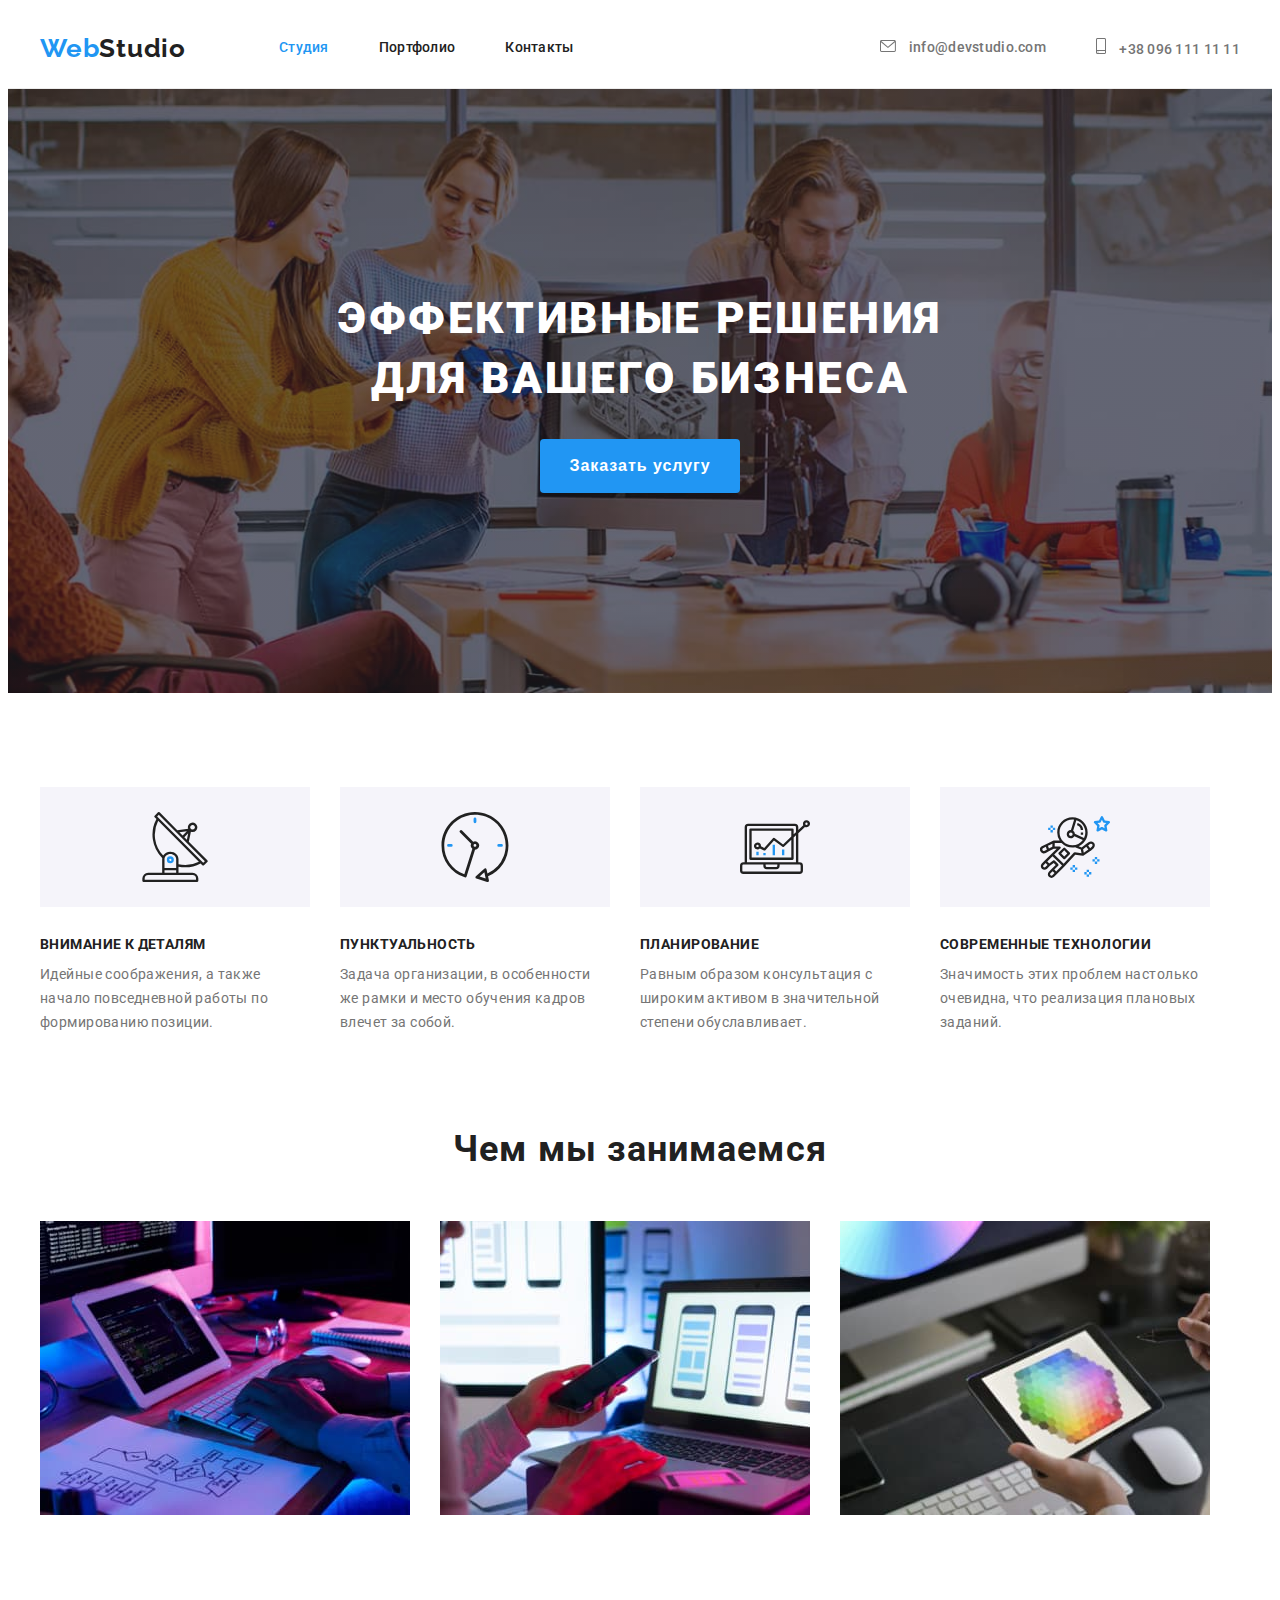
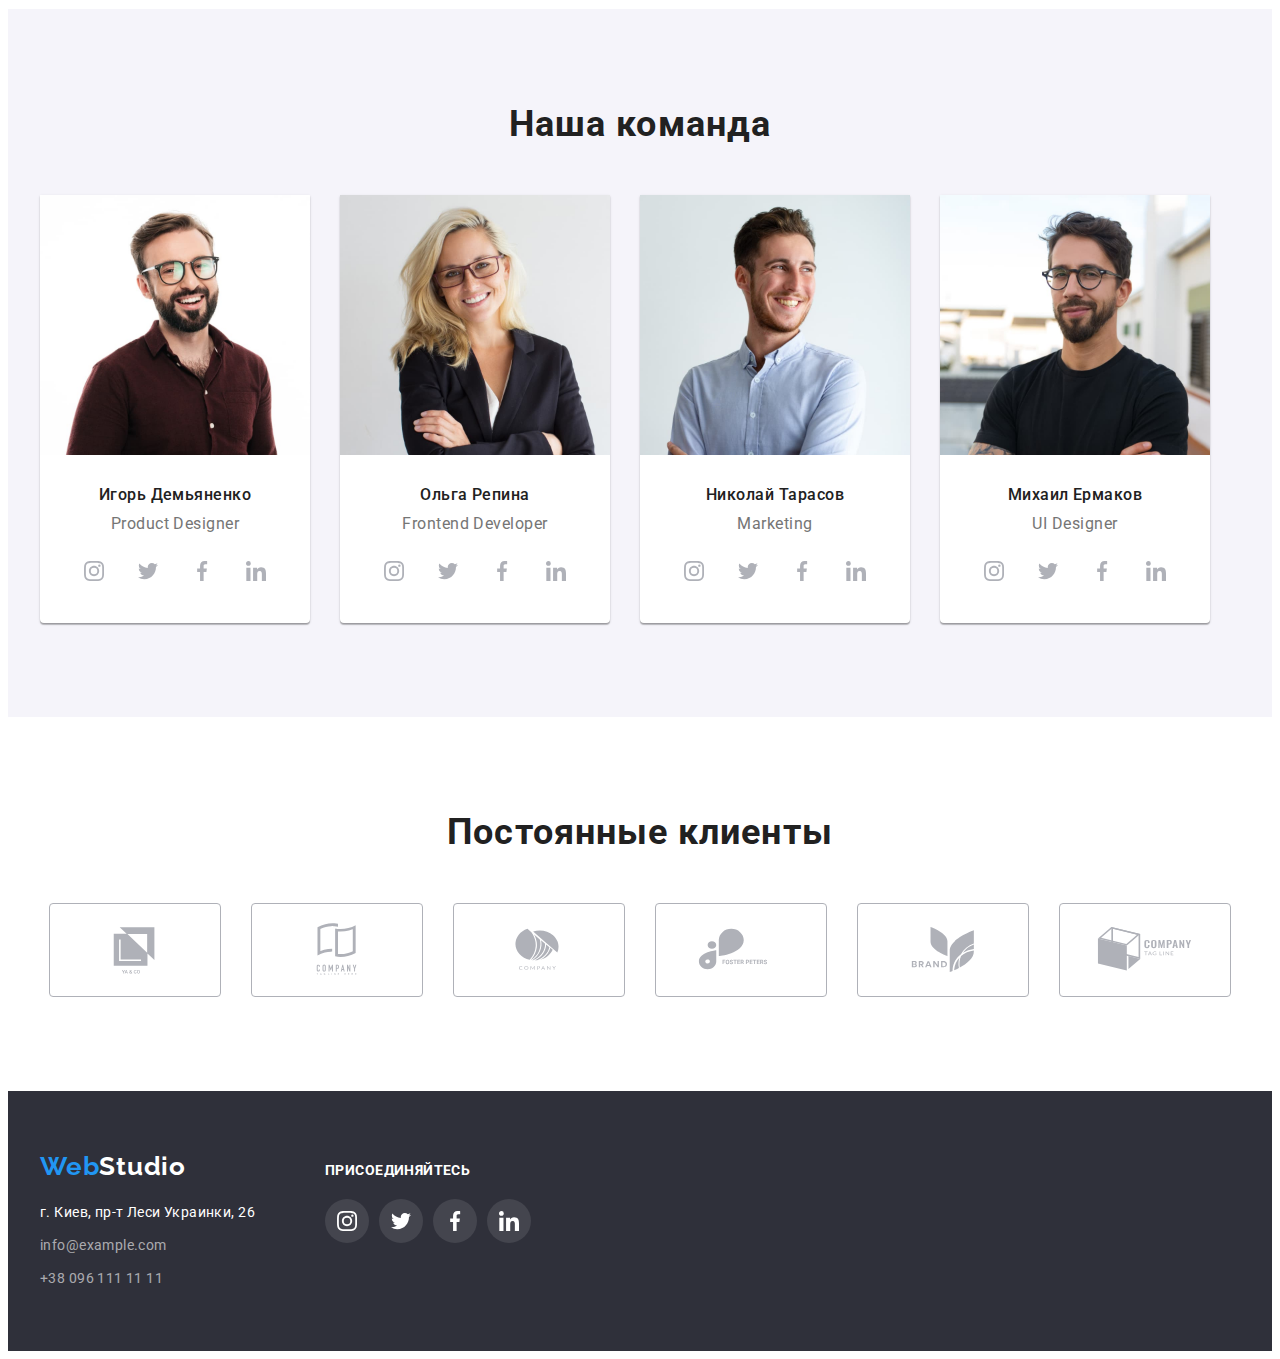
<file: index.html>
<!DOCTYPE html>
<html lang="ru">
  <head>
    <meta charset="UTF-8" />
    <meta http-equiv="X-UA-Compatible" content="IE=edge" />
    <meta name="viewport" content="width=device-width, initial-scale=1.0" />

    <link rel="preconnect" href="https://fonts.googleapis.com" />
    <link rel="preconnect" href="https://fonts.gstatic.com" crossorigin />

    <link
      href="https://fonts.googleapis.com/css2?family=Raleway:wght@700&family=Roboto:wght@400;500;700;900&display=swap"
      rel="stylesheet"
    />

    <link
      rel="stylesheet"
      href="https://cdnjs.cloudflare.com/ajax/libs/modern-normalize/1.1.0/modern-normalize.min.css"
      integrity="sha512-wpPYUAdjBVSE4KJnH1VR1HeZfpl1ub8YT/NKx4PuQ5NmX2tKuGu6U/JRp5y+Y8XG2tV+wKQpNHVUX03MfMFn9Q=="
      crossorigin="anonymous"
      referrerpolicy="no-referrer"
    />

    <link rel="stylesheet" href="./css/styles.css" />

    <title>WebStudio</title>
  </head>
  <body>
    <header class="header">
      <div class="container header-container">
        <a href="" class="logo link"
          ><span class="logo-accent">Web</span>Studio</a
        >

        <nav class="nav-list">
          <ul class="list">
            <li class="list-item">
              <a href="" class="link nav-link current">Студия</a>
            </li>
            <li class="list-item">
              <a href="./portfolio.html" class="link nav-link">Портфолио</a>
            </li>
            <li class="list-item">
              <a href="" class="link nav-link">Контакты</a>
            </li>
          </ul>
        </nav>

        <ul class="list contacts">
          <li class="list-item">
            <a href="mailto:info@devstudio.com" class="link contacts-link">
              <svg class="contact-icon" width="16" height="12">
                <use href="./images/icons.svg#icon-envelope"></use>
              </svg>
              info@devstudio.com</a
            >
          </li>
          <li class="list-item">
            <a href="tel:+380961111111" class="link contacts-link">
              <svg class="contact-icon" width="10" height="16">
                <use href="./images/icons.svg#icon-smartphone"></use>
              </svg>
              +38 096 111 11 11</a
            >
          </li>
        </ul>
      </div>
    </header>

    <main>
      <section class="hero">
        <div class="container">
          <h1 class="hero-title">Эффективные решения для вашего бизнеса</h1>
          <button type="button" class="hero-btm">Заказать услугу</button>
        </div>
      </section>

      <section class="section">
        <div class="container">
          <h2 class="advantages-title visually-hidden">Наши преимущества</h2>
          <ul class="list advantages-list">
            <li class="advantages-list-item">
              <div class="advantages-thumb">
                <svg class="advantages-icon" width="70" height="70">
                  <use href="./images/icons.svg#icon-antenna"></use>
                </svg>
              </div>
              <h3 class="advantages-list-title">Внимание к деталям</h3>
              <p class="advantages-description">
                Идейные соображения, а также начало повседневной работы по
                формированию позиции.
              </p>
            </li>
            <li class="advantages-list-item">
              <div class="advantages-thumb">
                <svg class="advantages-icon" width="70" height="70">
                  <use href="./images/icons.svg#icon-clock"></use>
                </svg>
              </div>
              <h3 class="advantages-list-title">Пунктуальность</h3>
              <p class="advantages-description">
                Задача организации, в особенности же рамки и место обучения
                кадров влечет за собой.
              </p>
            </li>
            <li class="advantages-list-item">
              <div class="advantages-thumb">
                <svg class="advantages-icon" width="70" height="70">
                  <use href="./images/icons.svg#icon-diagram"></use>
                </svg>
              </div>
              <h3 class="advantages-list-title">Планирование</h3>
              <p class="advantages-description">
                Равным образом консультация с широким активом в значительной
                степени обуславливает.
              </p>
            </li>
            <li class="advantages-list-item">
              <div class="advantages-thumb">
                <svg class="advantages-icon" width="70" height="70">
                  <use href="./images/icons.svg#icon-astronaut"></use>
                </svg>
              </div>
              <h3 class="advantages-list-title">Современные технологии</h3>
              <p class="advantages-description">
                Значимость этих проблем настолько очевидна, что реализация
                плановых заданий.
              </p>
            </li>
          </ul>
        </div>
      </section>

      <section class="services section">
        <div class="container services-container">
          <h2 class="title">Чем мы занимаемся</h2>
          <ul class="list">
            <li class="list-item">
              <img
                src="./images/img-1.jpg"
                alt="Програмист работает над кодом"
                width="370"
                height="294"
              />
            </li>
            <li class="list-item">
              <img
                src="./images/img-2.jpg"
                alt="Процесс разработки интерфейса для мобильных телефонов"
                width="370"
                height="294"
              />
            </li>
            <li class="list-item">
              <img
                src="./images/img-3.jpg"
                alt="Веб-дизайнер, работающий с графическим планшетом"
                width="370"
                height="294"
              />
            </li>
          </ul>
        </div>
      </section>

      <section class="team section">
        <div class="container team-container">
          <h2 class="title">Наша команда</h2>
          <ul class="list">
            <li class="team-list-item">
              <img
                src="./images/img-person-1.jpg"
                alt="Фото продукт дизайнера"
                width="270"
                height="260"
              />
              <div class="team-card-text">
                <h3 class="team-specialist">Игорь Демьяненко</h3>
                <p class="team-specialist-description">Product Designer</p>
                <div class="team-social">
                  <ul class="list team-social-list">
                    <li class="team-social-list-item">
                      <a href="" class="link team-social-link">
                        <svg class="team-icon" width="20" height="20">
                          <use href="./images/icons.svg#icon-instagram"></use>
                        </svg>
                      </a>
                    </li>
                    <li class="team-social-list-item">
                      <a href="" class="link team-social-link">
                        <svg class="team-icon" width="20" height="20">
                          <use href="./images/icons.svg#icon-twitter"></use>
                        </svg>
                      </a>
                    </li>
                    <li class="team-social-list-item">
                      <a href="" class="link team-social-link">
                        <svg class="team-icon" width="20" height="20">
                          <use href="./images/icons.svg#icon-facebook"></use>
                        </svg>
                      </a>
                    </li>
                    <li class="team-social-list-item">
                      <a href="" class="link team-social-link">
                        <svg class="team-icon" width="20" height="20">
                          <use href="./images/icons.svg#icon-linkedin"></use>
                        </svg>
                      </a>
                    </li>
                  </ul>
                </div>
              </div>
            </li>
            <li class="team-list-item">
              <img
                src="./images/img-person-2.jpg"
                alt="Фото фронтэнд разработчика"
                width="270"
                height="260"
              />
              <div class="team-card-text">
                <h3 class="team-specialist">Ольга Репина</h3>
                <p class="team-specialist-description">Frontend Developer</p>
                <div class="team-social">
                  <ul class="list team-social-list">
                    <li class="team-social-list-item">
                      <a href="" class="link team-social-link">
                        <svg class="team-icon" width="20" height="20">
                          <use href="./images/icons.svg#icon-instagram"></use>
                        </svg>
                      </a>
                    </li>
                    <li class="team-social-list-item">
                      <a href="" class="link team-social-link">
                        <svg class="team-icon" width="20" height="20">
                          <use href="./images/icons.svg#icon-twitter"></use>
                        </svg>
                      </a>
                    </li>
                    <li class="team-social-list-item">
                      <a href="" class="link team-social-link">
                        <svg class="team-icon" width="20" height="20">
                          <use href="./images/icons.svg#icon-facebook"></use>
                        </svg>
                      </a>
                    </li>
                    <li class="team-social-list-item">
                      <a href="" class="link team-social-link">
                        <svg class="team-icon" width="20" height="20">
                          <use href="./images/icons.svg#icon-linkedin"></use>
                        </svg>
                      </a>
                    </li>
                  </ul>
                </div>
              </div>
            </li>
            <li class="team-list-item">
              <img
                src="./images/img-person-3.jpg"
                alt="Фото маркетолога"
                width="270"
                height="260"
              />
              <div class="team-card-text">
                <h3 class="team-specialist">Николай Тарасов</h3>
                <p class="team-specialist-description">Marketing</p>
                <div class="team-social">
                  <ul class="list team-social-list">
                    <li class="team-social-list-item">
                      <a href="" class="link team-social-link">
                        <svg class="team-icon" width="20" height="20">
                          <use href="./images/icons.svg#icon-instagram"></use>
                        </svg>
                      </a>
                    </li>
                    <li class="team-social-list-item">
                      <a href="" class="link team-social-link">
                        <svg class="team-icon" width="20" height="20">
                          <use href="./images/icons.svg#icon-twitter"></use>
                        </svg>
                      </a>
                    </li>
                    <li class="team-social-list-item">
                      <a href="" class="link team-social-link">
                        <svg class="team-icon" width="20" height="20">
                          <use href="./images/icons.svg#icon-facebook"></use>
                        </svg>
                      </a>
                    </li>
                    <li class="team-social-list-item">
                      <a href="" class="link team-social-link">
                        <svg class="team-icon" width="20" height="20">
                          <use href="./images/icons.svg#icon-linkedin"></use>
                        </svg>
                      </a>
                    </li>
                  </ul>
                </div>
              </div>
            </li>
            <li class="team-list-item">
              <img
                src="./images/img-person-4.jpg"
                alt="Фото дизайнера интерфейса"
                width="270"
                height="260"
              />
              <div class="team-card-text">
                <h3 class="team-specialist">Михаил Ермаков</h3>
                <p class="team-specialist-description">UI Designer</p>
                <div class="team-social">
                  <ul class="list team-social-list">
                    <li class="team-social-list-item">
                      <a href="" class="link team-social-link">
                        <svg class="team-icon" width="20" height="20">
                          <use href="./images/icons.svg#icon-instagram"></use>
                        </svg>
                      </a>
                    </li>
                    <li class="team-social-list-item">
                      <a href="" class="link team-social-link">
                        <svg class="team-icon" width="20" height="20">
                          <use href="./images/icons.svg#icon-twitter"></use>
                        </svg>
                      </a>
                    </li>
                    <li class="team-social-list-item">
                      <a href="" class="link team-social-link">
                        <svg class="team-icon" width="20" height="20">
                          <use href="./images/icons.svg#icon-facebook"></use>
                        </svg>
                      </a>
                    </li>
                    <li class="team-social-list-item">
                      <a href="" class="link team-social-link">
                        <svg class="team-icon" width="20" height="20">
                          <use href="./images/icons.svg#icon-linkedin"></use>
                        </svg>
                      </a>
                    </li>
                  </ul>
                </div>
              </div>
            </li>
          </ul>
        </div>
      </section>
    </main>

    <section class="section customers">
      <div class="container">
        <h2 class="title">Постоянные клиенты</h2>
        <ul class="list customers-list">
          <li class="customers-list-item">
            <a href="" class="customer-list-link">
              <svg class="customer-item" width="106" height="60">
                <use href="./images/icons.svg#icon-logo-1"></use>
              </svg>
            </a>
          </li>
          <li class="customers-list-item">
            <a href="" class="customer-list-link">
              <svg class="customer-item" width="106" height="60">
                <use href="./images/icons.svg#icon-logo-2"></use>
              </svg>
            </a>
          </li>
          <li class="customers-list-item">
            <a href="" class="customer-list-link">
              <svg class="customer-item" width="106" height="60">
                <use href="./images/icons.svg#icon-logo-3"></use>
              </svg>
            </a>
          </li>
          <li class="customers-list-item">
            <a href="" class="customer-list-link">
              <svg class="customer-item" width="106" height="60">
                <use href="./images/icons.svg#icon-logo-4"></use>
              </svg>
            </a>
          </li>
          <li class="customers-list-item">
            <a href="" class="customer-list-link">
              <svg class="customer-item" width="106" height="60">
                <use href="./images/icons.svg#icon-logo-5"></use>
              </svg>
            </a>
          </li>
          <li class="customers-list-item">
            <a href="" class="customer-list-link">
              <svg class="customer-item" width="106" height="60">
                <use href="./images/icons.svg#icon-logo-6"></use>
              </svg>
            </a>
          </li>
        </ul>
      </div>
    </section>

    <footer class="footer">
      <div class="container footer-container">
        <div class="left-part">
          <a href="" class="logo link"
            ><span class="logo-accent">Web</span
            ><span class="logo-accent-footer">Studio</span></a
          >
          <address class="address">
            <ul class="list address-list">
              <li class="address-list-item">
                <a
                  href="https://goo.gl/maps/eYJW88rH18Rk8fR79"
                  class="link address-list-location"
                  >г. Киев, пр-т Леси Украинки, 26</a
                >
              </li>
              <li class="address-list-item">
                <a href="mailto:info@example.com" class="link address-link"
                  >info@example.com</a
                >
              </li>
              <li class="address-list-item">
                <a href="tel:+380991111111" class="link address-link"
                  >+38 096 111 11 11</a
                >
              </li>
            </ul>
          </address>
        </div>
        <div class="social right-part">
          <h2 class="social-title">присоединяйтесь</h2>
          <ul class="list social-list">
            <li class="social-list-item">
              <a href="" class="link social-link">
                <svg class="footer-icon" width="20" wight="20">
                  <use href="./images/icons.svg#icon-instagram"></use>
                </svg>
              </a>
            </li>
            <li class="social-list-item">
              <a href="" class="link social-link">
                <svg class="footer-icon" width="20" wight="20">
                  <use href="./images/icons.svg#icon-twitter"></use>
                </svg>
              </a>
            </li>
            <li class="social-list-item">
              <a href="" class="link social-link">
                <svg class="footer-icon" width="20" wight="20">
                  <use href="./images/icons.svg#icon-facebook"></use>
                </svg>
              </a>
            </li>
            <li class="social-list-item">
              <a href="" class="link social-link">
                <svg class="footer-icon" width="20" wight="20">
                  <use href="./images/icons.svg#icon-linkedin"></use>
                </svg>
              </a>
            </li>
          </ul>
        </div>
      </div>
    </footer>
  </body>
</html>
</file>
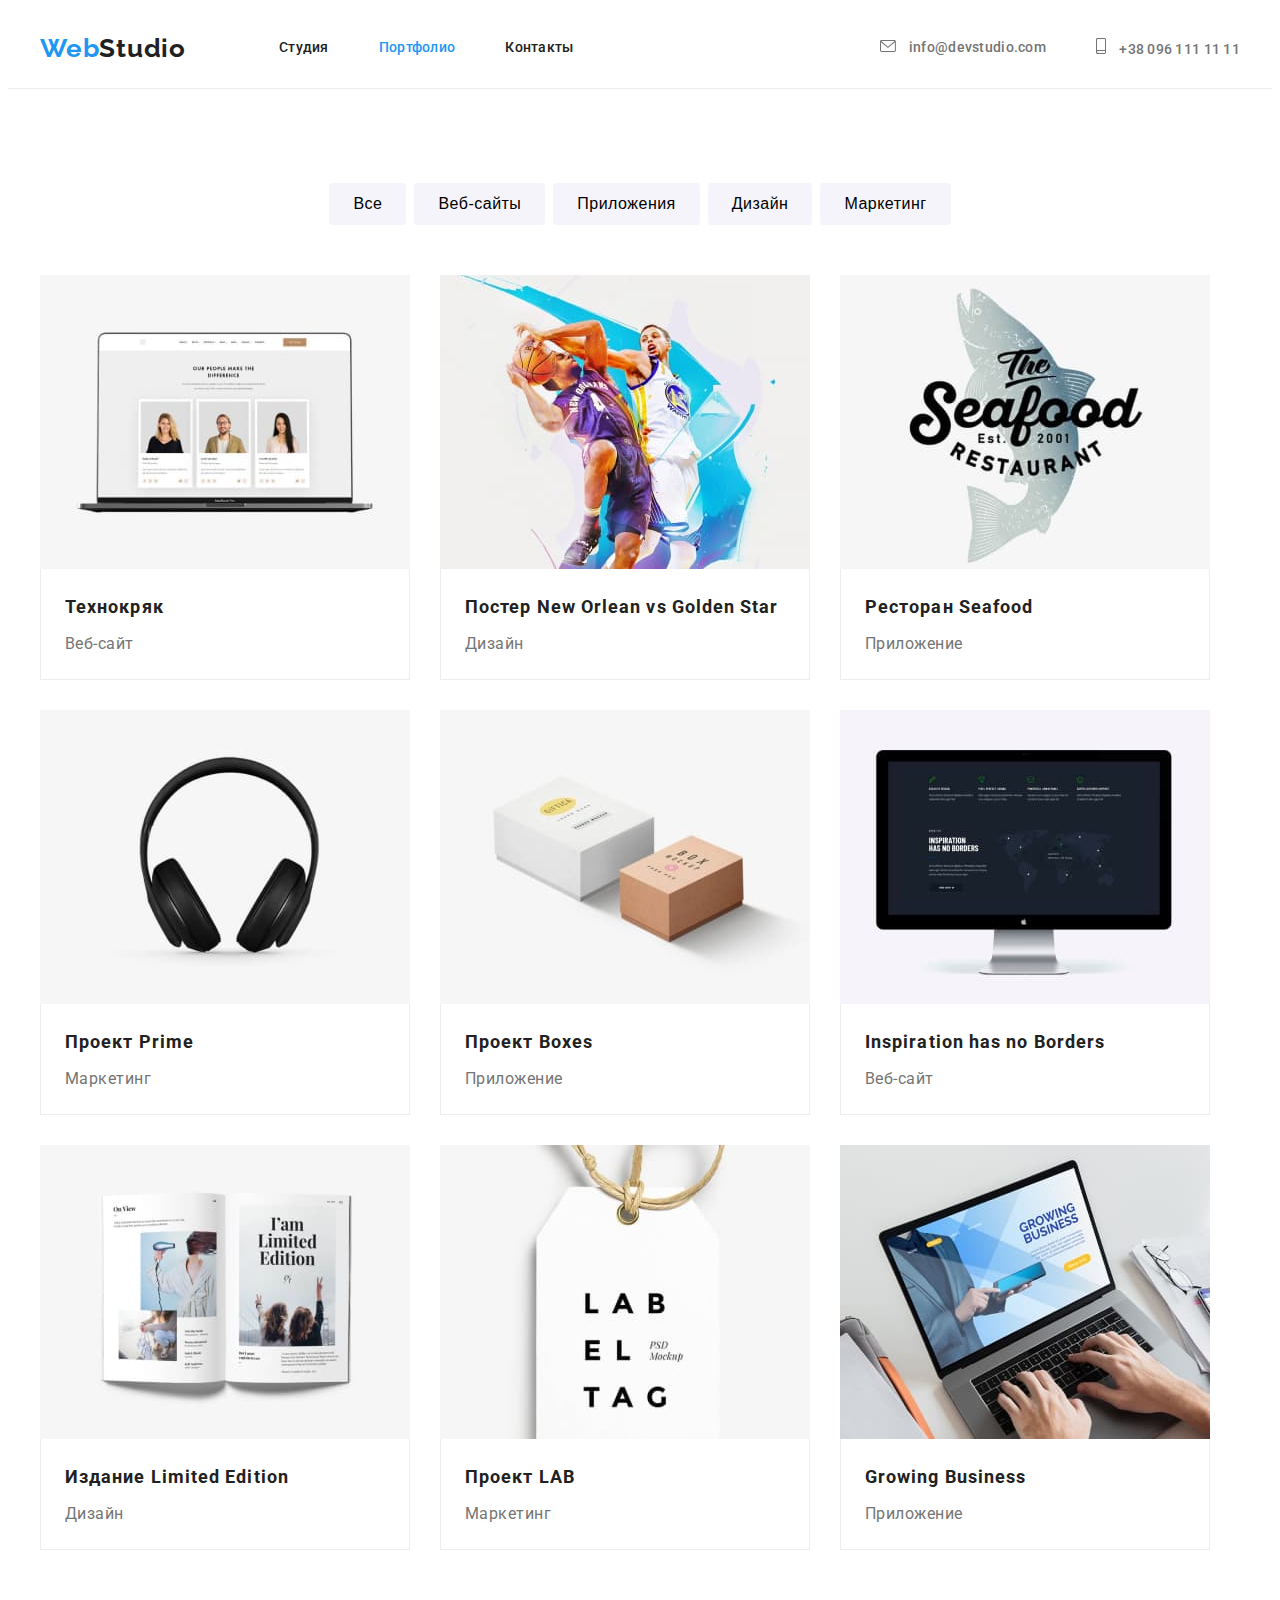
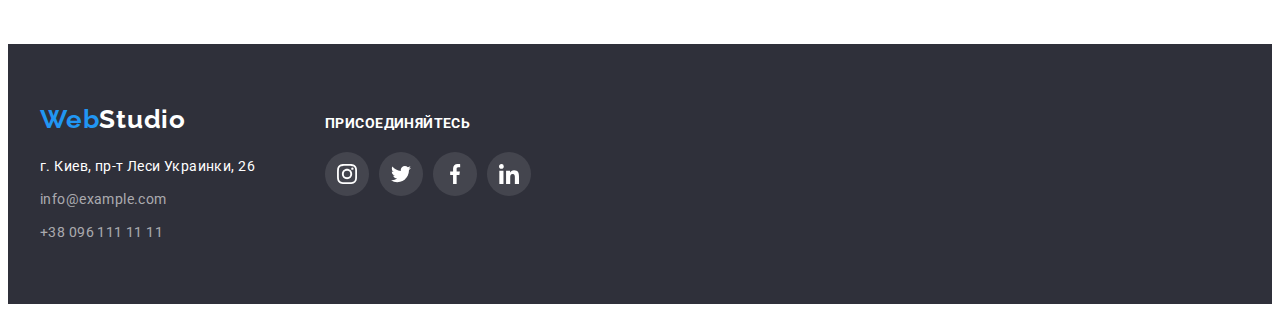
<file: portfolio.html>
<!DOCTYPE html>
<html lang="ru">
  <head>
    <meta charset="UTF-8" />
    <meta http-equiv="X-UA-Compatible" content="IE=edge" />
    <meta name="viewport" content="width=device-width, initial-scale=1.0" />

    <link rel="preconnect" href="https://fonts.googleapis.com" />
    <link rel="preconnect" href="https://fonts.gstatic.com" crossorigin />

    <link
      href="https://fonts.googleapis.com/css2?family=Raleway:wght@700&family=Roboto:wght@400;500;700;900&display=swap"
      rel="stylesheet"
    />

    <link
      rel="stylesheet"
      href="https://cdnjs.cloudflare.com/ajax/libs/modern-normalize/1.1.0/modern-normalize.min.css"
      integrity="sha512-wpPYUAdjBVSE4KJnH1VR1HeZfpl1ub8YT/NKx4PuQ5NmX2tKuGu6U/JRp5y+Y8XG2tV+wKQpNHVUX03MfMFn9Q=="
      crossorigin="anonymous"
      referrerpolicy="no-referrer"
    />

    <link rel="stylesheet" href="./css/styles.css" />

    <title>Portfolio</title>
  </head>
  <body>
    <header class="header">
      <div class="container header-container">
        <a href="" class="logo link"
          ><span class="logo-accent">Web</span>Studio</a
        >

        <nav class="nav-list">
          <ul class="list">
            <li class="list-item">
              <a href="./index.html" class="link nav-link">Студия</a>
            </li>
            <li class="list-item">
              <a href="" class="link nav-link current">Портфолио</a>
            </li>
            <li class="list-item">
              <a href="" class="link nav-link">Контакты</a>
            </li>
          </ul>
        </nav>

        <ul class="list contacts">
          <li class="list-item">
            <a href="mailto:info@devstudio.com" class="link contacts-link">
              <svg class="contact-icon" width="16" height="12">
                <use href="./images/icons.svg#icon-envelope"></use>
              </svg>
              info@devstudio.com</a
            >
          </li>
          <li class="list-item">
            <a href="tel:+380961111111" class="link contacts-link">
              <svg class="contact-icon" width="10" height="16">
                <use href="./images/icons.svg#icon-smartphone"></use>
              </svg>
              +38 096 111 11 11</a
            >
          </li>
        </ul>
      </div>
    </header>

    <main>
      <section class="section">
        <div class="container projects-container">
          <h1 class="visually-hidden">Наши работы</h1>

          <ul class="list projects-list">
            <li class="projects-list-item">
              <button type="button" class="button">Все</button>
            </li>
            <li class="projects-list-item">
              <button type="button" class="button">Веб-сайты</button>
            </li>
            <li class="projects-list-item">
              <button type="button" class="button">Приложения</button>
            </li>
            <li class="projects-list-item">
              <button type="button" class="button">Дизайн</button>
            </li>
            <li class="projects-list-item">
              <button type="button" class="button">Маркетинг</button>
            </li>
          </ul>

          <ul class="list project-work-list">
            <li class="project-work-list-item">
              <a href="" class="link">
                <div class="card-thumb">
                  <img
                    src="./images/img-portfolio-1.jpg"
                    alt="Ноутбук"
                    width="370"
                    height="294"
                  />
                </div>
                <div class="card-content">
                  <h2 class="project-work-list-item-title">Технокряк</h2>
                  <p class="project-work-list-item-description">Веб-сайт</p>
                </div>
              </a>
            </li>
            <li class="project-work-list-item">
              <a href="" class="link">
                <div class="card-thumb">
                  <img
                    src="./images/img-portfolio-2.jpg"
                    alt="Постер с баскетболистами"
                    width="370"
                    height="294"
                  />
                </div>
                <div class="card-content">
                  <h2 class="project-work-list-item-title">
                    Постер New Orlean vs Golden Star
                  </h2>
                  <p class="project-work-list-item-description">Дизайн</p>
                </div>
              </a>
            </li>
            <li class="project-work-list-item">
              <a href="" class="link">
                <div class="card-thumb">
                  <img
                    src="./images/img-portfolio-3.jpg"
                    alt="Логотип ресторана"
                    width="370"
                    height="294"
                  />
                </div>
                <div class="card-content">
                  <h2 class="project-work-list-item-title">Ресторан Seafood</h2>
                  <p class="project-work-list-item-description">Приложение</p>
                </div>
              </a>
            </li>
            <li class="project-work-list-item">
              <a href="" class="link">
                <div class="card-thumb">
                  <img
                    src="./images/img-portfolio-4.jpg"
                    alt="Наушники"
                    width="370"
                    height="294"
                  />
                </div>
                <div class="card-content">
                  <h2 class="project-work-list-item-title">Проект Prime</h2>
                  <p class="project-work-list-item-description">Маркетинг</p>
                </div>
              </a>
            </li>
            <li class="project-work-list-item">
              <a href="" class="link">
                <div class="card-thumb">
                  <img
                    src="./images/img-portfolio-5.jpg"
                    alt="Коробки"
                    width="370"
                    height="294"
                  />
                </div>
                <div class="card-content">
                  <h2 class="project-work-list-item-title">Проект Boxes</h2>
                  <p class="project-work-list-item-description">Приложение</p>
                </div>
              </a>
            </li>
            <li class="project-work-list-item">
              <a href="" class="link">
                <div class="card-thumb">
                  <img
                    src="./images/img-portfolio-6.jpg"
                    alt="Экран"
                    width="370"
                    height="294"
                  />
                </div>
                <div class="card-content">
                  <h2 class="project-work-list-item-title">
                    Inspiration has no Borders
                  </h2>
                  <p class="project-work-list-item-description">Веб-сайт</p>
                </div>
              </a>
            </li>
            <li class="project-work-list-item">
              <a href="" class="link">
                <div class="card-thumb">
                  <img
                    src="./images/img-portfolio-7.jpg"
                    alt="Книга с иллюстрациями"
                    width="370"
                    height="294"
                  />
                </div>
                <div class="card-content">
                  <h2 class="project-work-list-item-title">
                    Издание Limited Edition
                  </h2>
                  <p class="project-work-list-item-description">Дизайн</p>
                </div>
              </a>
            </li>
            <li class="project-work-list-item">
              <a href="" class="link">
                <div class="card-thumb">
                  <img
                    src="./images/img-portfolio-8.jpg"
                    alt="Бирка"
                    width="370"
                    height="294"
                  />
                </div>
                <div class="card-content">
                  <h2 class="project-work-list-item-title">Проект LAB</h2>
                  <p class="project-work-list-item-description">Маркетинг</p>
                </div>
              </a>
            </li>
            <li class="project-work-list-item">
              <a href="" class="link">
                <div class="card-thumb">
                  <img
                    src="./images/img-portfolio-9.jpg"
                    alt="Показ проекта на ноутбуке"
                    width="370"
                    height="294"
                  />
                </div>
                <div class="card-content">
                  <h2 class="project-work-list-item-title">Growing Business</h2>
                  <p class="project-work-list-item-description">Приложение</p>
                </div>
              </a>
            </li>
          </ul>
        </div>
      </section>
    </main>

    <footer class="footer">
      <div class="container footer-container">
        <div class="left-part">
          <a href="" class="logo link"
            ><span class="logo-accent">Web</span
            ><span class="logo-accent-footer">Studio</span></a
          >
          <address class="address">
            <ul class="list address-list">
              <li class="address-list-item">
                <a
                  href="https://goo.gl/maps/eYJW88rH18Rk8fR79"
                  class="link address-list-location"
                  >г. Киев, пр-т Леси Украинки, 26</a
                >
              </li>
              <li class="address-list-item">
                <a href="mailto:info@example.com" class="link address-link"
                  >info@example.com</a
                >
              </li>
              <li class="address-list-item">
                <a href="tel:+380991111111" class="link address-link"
                  >+38 096 111 11 11</a
                >
              </li>
            </ul>
          </address>
        </div>
        <div class="social right-part">
          <h2 class="social-title">присоединяйтесь</h2>
          <ul class="list social-list">
            <li class="social-list-item">
              <a href="" class="link social-link">
                <svg class="footer-icon" width="20" wight="20">
                  <use href="./images/icons.svg#icon-instagram"></use>
                </svg>
              </a>
            </li>
            <li class="social-list-item">
              <a href="" class="link social-link">
                <svg class="footer-icon" width="20" wight="20">
                  <use href="./images/icons.svg#icon-twitter"></use>
                </svg>
              </a>
            </li>
            <li class="social-list-item">
              <a href="" class="link social-link">
                <svg class="footer-icon" width="20" wight="20">
                  <use href="./images/icons.svg#icon-facebook"></use>
                </svg>
              </a>
            </li>
            <li class="social-list-item">
              <a href="" class="link social-link">
                <svg class="footer-icon" width="20" wight="20">
                  <use href="./images/icons.svg#icon-linkedin"></use>
                </svg>
              </a>
            </li>
          </ul>
        </div>
      </div>
    </footer>
  </body>
</html>
</file>
<file: css/styles.css>
:root {
  --secondary-text-color: #212121;
  --primary-text-color: #757575;
  --accent-color: #2196f3;
  --secondary-font-color: #2f303a;
}

body {
  background-color: #ffffff;
  font-family: "Roboto", sans-serif;
  color: var(--primary-text-color);
}

h1,
h2,
h3,
h4,
h5,
h6,
p {
  margin-top: 0;
  margin-bottom: 0;
}

ul,
ol {
  margin-top: 0;
  margin-bottom: 0;
  padding-left: 0;
}

img {
  display: block;
  max-width: 100%;
  height: auto;
}

.list {
  list-style: none;
}

.link {
  text-decoration: none;
  color: inherit;
}

.title {
  font-weight: 700;
  font-size: 36px;
  line-height: 1.17;
  text-align: center;
  letter-spacing: 0.03em;
  color: var(--secondary-text-color);
}

.container {
  width: 1200px;
  padding-left: 15px;
  padding-right: 15px;
  margin-left: auto;
  margin-right: auto;
}

.section {
  padding-top: 94px;
  padding-bottom: 94px;
}

.visually-hidden {
  position: absolute;
  width: 1px;
  height: 1px;
  margin: -1px;
  padding: 0;
  overflow: hidden;
  border: 0;
  clip: rect(0 0 0 0);
}
/* ===== COMMON STYLES ===== */

/* ----- LOGO & NAVIGATION ----- */
.current {
  color: var(--accent-color);
}

.logo {
  font-family: "Raleway", sans-serif;
  font-weight: 700;
  font-size: 26px;
  line-height: 1.17;
  letter-spacing: 0.03em;
  color: var(--secondary-text-color);
}
.logo-accent {
  color: var(--accent-color);
}

.header .logo {
  margin-right: 93px;
}

.nav-list {
  color: var(--secondary-text-color);
  font-weight: 500;
  font-size: 14px;
  line-height: 1.14;
  letter-spacing: 0.02em;
  display: flex;
  align-items: center;
}

.nav-link:hover,
.nav-link:focus {
  color: var(--accent-color);
}

.address-link:hover,
.address-link:focus {
  color: var(--accent-color);
}

.address-list-location:hover,
.address-list-location:focus {
  color: var(--accent-color);
}

.header-container {
  display: flex;
  align-items: center;
}

.nav-list .list {
  display: flex;
  align-items: center;
}

.list-item:not(:last-child) {
  margin-right: 50px;
}

.nav-link {
  display: block;
  padding-top: 32px;
  padding-bottom: 32px;
}

.header {
  border-bottom: 1px solid #ececec;
}

/* ----- CONTACTS ----- */

.contacts {
  font-weight: 500;
  font-size: 14px;
  line-height: 1.14;
  letter-spacing: 0.02em;
}

.contacts-link:hover,
.contacts-link:focus {
  color: var(--accent-color);
}

.header-container .contacts {
  margin-left: auto;
  display: flex;
  align-items: center;
}

.contact-icon {
  margin-right: 10px;
  fill: currentColor;
}

.contact-icon:hover,
.contact-icon:focus {
  fill: currentColor;
}

/* ----- FOOTER ----- */

.footer {
  background-color: var(--secondary-font-color);
  padding-top: 60px;
  padding-bottom: 60px;
}

.logo-accent-footer {
  color: #ffffff;
}
.address {
  font-style: normal;
  font-size: 14px;
  line-height: 1.71;
  letter-spacing: 0.03em;
  color: rgba(255, 255, 255, 0.6);
  margin-top: 20px;
}
.address-list-location {
  color: #ffffff;
}

.address-list-item:not(:last-child) {
  margin-bottom: 9px;
}

.social-title {
  color: #ffffff;
  font-weight: 700;
  font-size: 14px;
  line-height: 1.14;
  letter-spacing: 0.03em;
  text-transform: uppercase;
  margin-bottom: 20px;
}

.footer-container {
  display: flex;
  align-items: baseline;
}

.left-part {
  margin-right: 70px;
}

.social-list {
  display: flex;
  align-items: center;
}

.social-list-item:not(:last-child) {
  margin-right: 10px;
}

.social-link {
  display: flex;
  justify-items: center;
  align-items: center;
  justify-content: space-around;
  width: 44px;
  height: 44px;
  border-radius: 50%;
  background-color: rgba(255, 255, 255, 0.1);
}

.footer-icon {
  fill: #ffffff;
}

.social-link:hover,
.social-link:focus {
  background-color: var(--accent-color);
}

/* ======= STUDIO ======= */

/* ----- HERO ----- */
.hero {
  max-width: 1600px;
  background-image: linear-gradient(
      rgba(47, 48, 58, 0.4),
      rgba(47, 48, 58, 0.4)
    ),
    url("../images/hero.jpg");
  background-size: cover;
  background-repeat: no-repeat;
  background-position: center;
  background-color: #c4c4c4;
  text-align: center;
  padding-top: 200px;
  padding-bottom: 200px;
  margin-left: auto;
  margin-right: auto;
}

.hero-title {
  color: #ffffff;
  font-weight: 900;
  font-size: 44px;
  line-height: 1.36;
  letter-spacing: 0.06em;
  text-transform: uppercase;
  width: 696px;
  margin: 0 auto 30px;
}

.hero-btm {
  background-color: var(--accent-color);
  color: #ffffff;
  font-weight: 700;
  font-size: 16px;
  line-height: 1.88;
  letter-spacing: 0.06em;
  cursor: pointer;
  padding: 10px 15px;
  border-radius: 4px;
  border-color: transparent;
  min-width: 200px;
}

/* ----- ADVANTAGES ----- */

.advantages-list-title {
  color: var(--secondary-text-color);
  font-weight: 700;
  font-size: 14px;
  line-height: 1.14;
  letter-spacing: 0.03em;
  text-transform: uppercase;
}

.advantages-description {
  font-size: 14px;
  line-height: 1.71;
  letter-spacing: 0.03em;
  margin-top: 10px;
}

.advantages-list {
  display: flex;
  align-items: center;
}

.advantages-list-item {
  width: 270px;
}
.advantages-list-item:not(:last-child) {
  margin-right: 30px;
}

.advantages-thumb {
  background-color: #f5f4fa;
  margin-bottom: 30px;
  display: flex;
  align-items: center;
  justify-content: center;
  height: 120px;
}

/* ----- SERVICES ----- */

.services .title {
  margin-bottom: 50px;
}

.services .list {
  display: flex;
  align-items: center;
}

.services .list-item:not(:last-child) {
  margin-right: 30px;
}

.services.section {
  padding-top: 0;
}
/* ----- SPECIALISTS ----- */

.team {
  background-color: #f5f4fa;
}

.team-list-item {
  background-color: #ffffff;
  box-shadow: 0px 1px 3px 0px rgba(0, 0, 0, 0.12),
    0px 1px 1px 0px rgba(0, 0, 0, 0.14), 0px 2px 1px 0px rgba(0, 0, 0, 0.2);
  border-radius: 0px 0px 4px 4px;
}
.team-specialist {
  color: var(--secondary-text-color);
  font-weight: 500;
  font-size: 16px;
  line-height: 1.19;
  text-align: center;
  letter-spacing: 0.03em;
  margin-bottom: 10px;
}

.team-specialist-description {
  font-size: 16px;
  line-height: 1.19;
  text-align: center;
  letter-spacing: 0.03em;
  margin-bottom: 16px;
}

.team .title {
  margin-bottom: 50px;
}

.team .list {
  display: flex;
  align-items: center;
}

.team-list-item:not(:last-child) {
  margin-right: 30px;
}

.team-card-text {
  padding-top: 30px;
  padding-bottom: 30px;
}

.team-social-list-item:not(:last-child) {
  margin-right: 10px;
}

.team-social-list {
  display: flex;
  align-items: center;
  justify-content: center;
}

.team-social-link {
  display: flex;
  justify-items: center;
  align-items: center;
  justify-content: center;
  width: 44px;
  height: 44px;
  border-radius: 50%;
  background-color: #ffffff;
  color: #afb1b8;
}

.team-icon {
  fill: currentColor;
}

.team-social-link:hover,
.team-social-link:focus {
  background-color: var(--accent-color);
  color: #ffffff;
}

/* ----- CUSTOMERS ----- */

.customers .title {
  margin-bottom: 50px;
}

.customers-list {
  display: flex;
  align-items: center;
  justify-content: center;
}

.customer-list-link {
  display: flex;
  align-items: center;
  justify-content: center;
  color: #afb1b8;
  border: 1px solid #afb1b8;
  width: 170px;
  height: 92px;
  border-radius: 4px;
}

.customers-list-item:not(:last-child) {
  margin-right: 30px;
}
.customer-item {
  fill: currentColor;
}

.customer-list-link:hover,
.customer-list-linkk:focus {
  color: var(--accent-color);
  border-color: var(--accent-color);
}

/* ======= PORTFOLIO ======= */

.projects-list-item {
  color: var(--secondary-text-color);
  font-weight: 500;
  font-size: 16px;
  line-height: 1.36;
  letter-spacing: 0.03em;
  cursor: pointer;
}
.button:hover,
.button:focus {
  background-color: var(--accent-color);
  color: #ffffff;
}

.button {
  background-color: #f5f4fa;
  font-weight: 500;
  font-size: 16px;
  line-height: 1.63;
  text-align: center;
  letter-spacing: 0.03em;
  cursor: pointer;
  border-radius: 4px;
  border-color: transparent;
  padding: 6px 22px;
}

.button:hover,
.button:focus {
  box-shadow: 0px 3px 1px 0px rgba(0, 0, 0, 0.1),
    0px 2px 1px 0px rgba(0, 0, 0, 0.08), 0px 2px 2px 0px rgba(0, 0, 0, 0.12);
}

.project-work-list-item-title {
  color: var(--secondary-text-color);
  font-weight: 700;
  font-size: 18px;
  line-height: 2;
  letter-spacing: 0.06em;
}

.project-work-list-item-description {
  font-size: 16px;
  line-height: 1.88;
  letter-spacing: 0.03em;
}

.projects-list {
  display: flex;
  align-items: center;
  justify-content: center;
}
.projects-list-item:not(:last-child) {
  margin-right: 8px;
}

.projects-list {
  margin-bottom: 50px;
}

.project-work-list {
  display: flex;
  flex-wrap: wrap;
  margin-left: -30px;
  margin-top: -30px;
}

.project-work-list-item {
  margin-left: 30px;
  margin-top: 30px;
  flex-basis: calc(100% / 3 -30px);
}

.card-content {
  padding: 20px 24px;
  border-left: 1px solid #eeeeee;
  border-right: 1px solid #eeeeee;
  border-bottom: 1px solid #eeeeee;
}
.project-work-list-item-title {
  margin-bottom: 4px;
}

.project-work-list-item:hover,
.project-work-list-item:focus {
  box-shadow: 0px 1px 1px 0px rgba(0, 0, 0, 0.12),
    0px 4px 4px 0px rgba(0, 0, 0, 0.06), 0px 4px 6px 0px rgba(0, 0, 0, 0.16);
}
</file>
